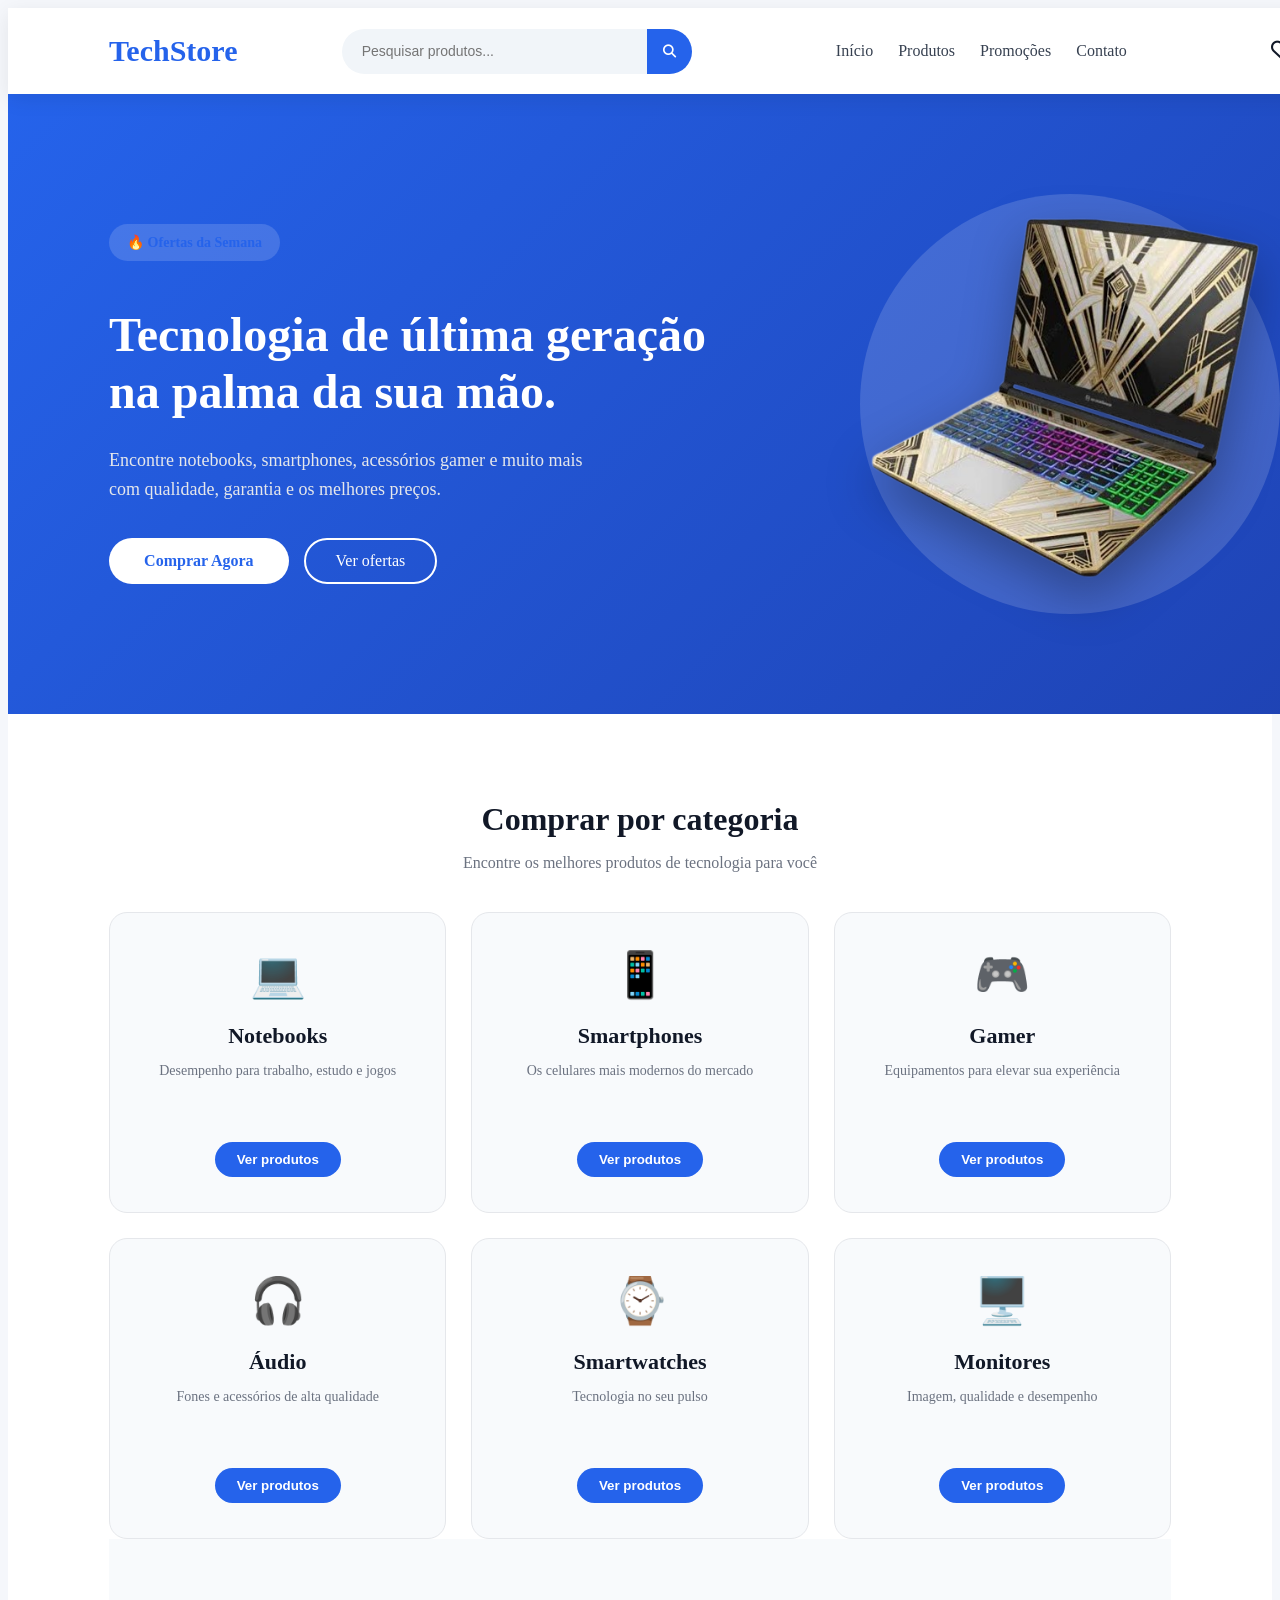
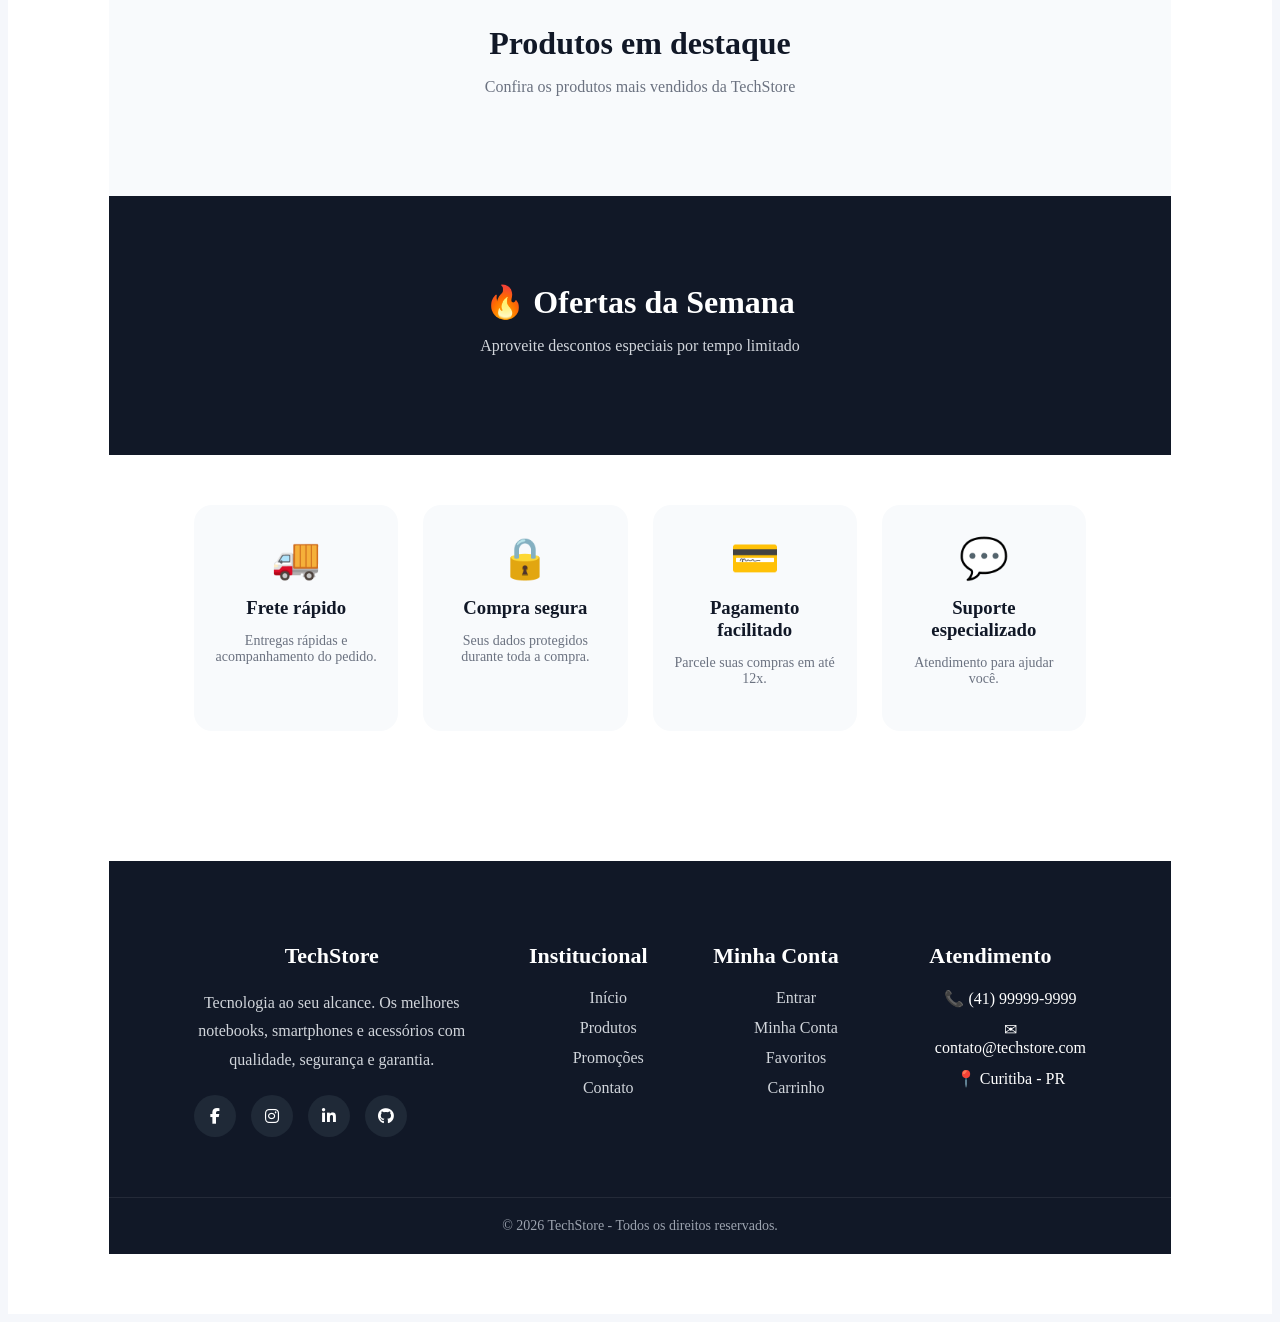
<file: index.html>
<!DOCTYPE html>
<html lang="pt-BR">

<head>
    <meta charset="UTF-8">
    <meta name="viewport" content="width=device-width, initial-scale=1.0">
    <title>TechStore | Tecnologia ao seu alcance</title>

    <link rel="preconnect" href="https://fonts.googleapis.com">

    <link href="https://fonts.googleapis.com/css2?family=Poppins:wght@300;400;500;600;700&display=swap"
        rel="stylesheet">

    <link rel="stylesheet"
        href="https://cdnjs.cloudflare.com/ajax/libs/font-awesome/6.7.2/css/all.min.css">

    <link rel="stylesheet" href="style.css">

</head>

<body>

    <header class="header">

        <div class="logo">
            <a href="index.html">TechStore</a>
        </div>

        <div class="search-box">

            <input type="text" placeholder="Pesquisar produtos...">

            <button>
                <i class="fa-solid fa-magnifying-glass"></i>
            </button>

        </div>

        <nav class="menu">

            <ul>

                <li><a href="index.html">Início</a></li>

                <li><a href="produtos.html">Produtos</a></li>

                <li><a href="promocoes.html">Promoções</a></li>

                <li><a href="contato.html">Contato</a></li>

                <div id="areaUsuario"></div>

            </ul>

        </nav>

        <div class="acoes">

            <a href="favoritos.html" title="Favoritos">
                <i class="fa-regular fa-heart"></i>
            </a>

            <a href="carrinho.html" class="carrinho" title="Carrinho">

                <i class="fa-solid fa-cart-shopping"></i>

                <span id="contadorCarrinho">0</span>

            </a>

            <a href="login.html" title="Login">
                <i class="fa-regular fa-user"></i>
            </a>

        </div>

    </header>

<section class="banner">

    <div class="banner-text">

        <span class="destaque-banner">
            🔥 Ofertas da Semana
        </span>


        <h2>
            Tecnologia de última geração
            na palma da sua mão.
        </h2>


        <p>
            Encontre notebooks, smartphones, acessórios
            gamer e muito mais com qualidade,
            garantia e os melhores preços.
        </p>


        <div class="banner-buttons">

            <a href="produtos.html" class="btn-banner">
                Comprar Agora
            </a>


            <a href="#listaProdutos" class="btn-secundario">
                Ver ofertas
            </a>

        </div>


    </div>



    <div class="hero-image">

        <div class="circulo-banner"></div>

        <img src="img/notebook.png" alt="Notebook">

    </div>


</section>

    <section class="categorias">

    <h2>Comprar por categoria</h2>

    <p class="subtitulo-categoria">
        Encontre os melhores produtos de tecnologia para você
    </p>


    <div class="categorias-container">


        <div class="categoria-card">
            <i>💻</i>
            <h3>Notebooks</h3>
            <p>Desempenho para trabalho, estudo e jogos</p>
            <button>Ver produtos</button>
        </div>



        <div class="categoria-card">
            <i>📱</i>
            <h3>Smartphones</h3>
            <p>Os celulares mais modernos do mercado</p>
            <button>Ver produtos</button>
        </div>



        <div class="categoria-card">
            <i>🎮</i>
            <h3>Gamer</h3>
            <p>Equipamentos para elevar sua experiência</p>
            <button>Ver produtos</button>
        </div>



        <div class="categoria-card">
            <i>🎧</i>
            <h3>Áudio</h3>
            <p>Fones e acessórios de alta qualidade</p>
            <button>Ver produtos</button>
        </div>



        <div class="categoria-card">
            <i>⌚</i>
            <h3>Smartwatches</h3>
            <p>Tecnologia no seu pulso</p>
            <button>Ver produtos</button>
        </div>



        <div class="categoria-card">
            <i>🖥️</i>
            <h3>Monitores</h3>
            <p>Imagem, qualidade e desempenho</p>
            <button>Ver produtos</button>
        </div>


    </div>

    <section class="produtos-destaque">

        <h2>Produtos em destaque</h2>

        <p class="subtitulo-produtos">
            Confira os produtos mais vendidos da TechStore
        </p>


        <div id="listaProdutos" class="produtos-container">

        </div>

    </section>

    <section class="ofertas">

    <h2>🔥 Ofertas da Semana</h2>

    <p class="subtitulo-ofertas">
        Aproveite descontos especiais por tempo limitado
    </p>


    <div class="ofertas-container" id="listaOfertas">

    </div>

    </section>

    <section class="beneficios">

    <div class="beneficios-container">


        <div class="beneficio-card">

            <i>🚚</i>

            <h3>Frete rápido</h3>

            <p>
                Entregas rápidas e acompanhamento do pedido.
            </p>

        </div>



        <div class="beneficio-card">

            <i>🔒</i>

            <h3>Compra segura</h3>

            <p>
                Seus dados protegidos durante toda a compra.
            </p>

        </div>



        <div class="beneficio-card">

            <i>💳</i>

            <h3>Pagamento facilitado</h3>

            <p>
                Parcele suas compras em até 12x.
            </p>

        </div>



        <div class="beneficio-card">

            <i>💬</i>

            <h3>Suporte especializado</h3>

            <p>
                Atendimento para ajudar você.
            </p>

        </div>


    </div>

    </section>

    <!-- FOOTER -->

    <footer>

        <div class="footer-container">

            <div class="footer-col">

                <h3>TechStore</h3>

                <p>
                    Tecnologia ao seu alcance.
                    Os melhores notebooks, smartphones e acessórios
                    com qualidade, segurança e garantia.
                </p>

                <div class="redes">

                    <a href="#"><i class="fab fa-facebook-f"></i></a>

                    <a href="#"><i class="fab fa-instagram"></i></a>

                    <a href="#"><i class="fab fa-linkedin-in"></i></a>

                    <a href="#"><i class="fab fa-github"></i></a>

                </div>

            </div>

            <div class="footer-col">

                <h3>Institucional</h3>

                <ul>

                    <li><a href="index.html">Início</a></li>

                    <li><a href="produtos.html">Produtos</a></li>

                    <li><a href="promocoes.html">Promoções</a></li>

                    <li><a href="contato.html">Contato</a></li>

                </ul>

            </div>

            <div class="footer-col">

                <h3>Minha Conta</h3>

                <ul>

                    <li><a href="login.html">Entrar</a></li>

                    <li><a href="minha-conta.html">Minha Conta</a></li>

                    <li><a href="favoritos.html">Favoritos</a></li>

                    <li><a href="carrinho.html">Carrinho</a></li>

                </ul>

            </div>

            <div class="footer-col">

                <h3>Atendimento</h3>

                <ul>

                    <li>📞 (41) 99999-9999</li>

                    <li>✉ contato@techstore.com</li>

                    <li>📍 Curitiba - PR</li>

                </ul>

            </div>

        </div>

        <div class="footer-bottom">

            © 2026 TechStore - Todos os direitos reservados.

        </div>

    </footer>

    <script src="app.js"></script>
    <script src="usuario.js"></script>
    <script src="contador.js"></script>

</body>

</html>
</file>
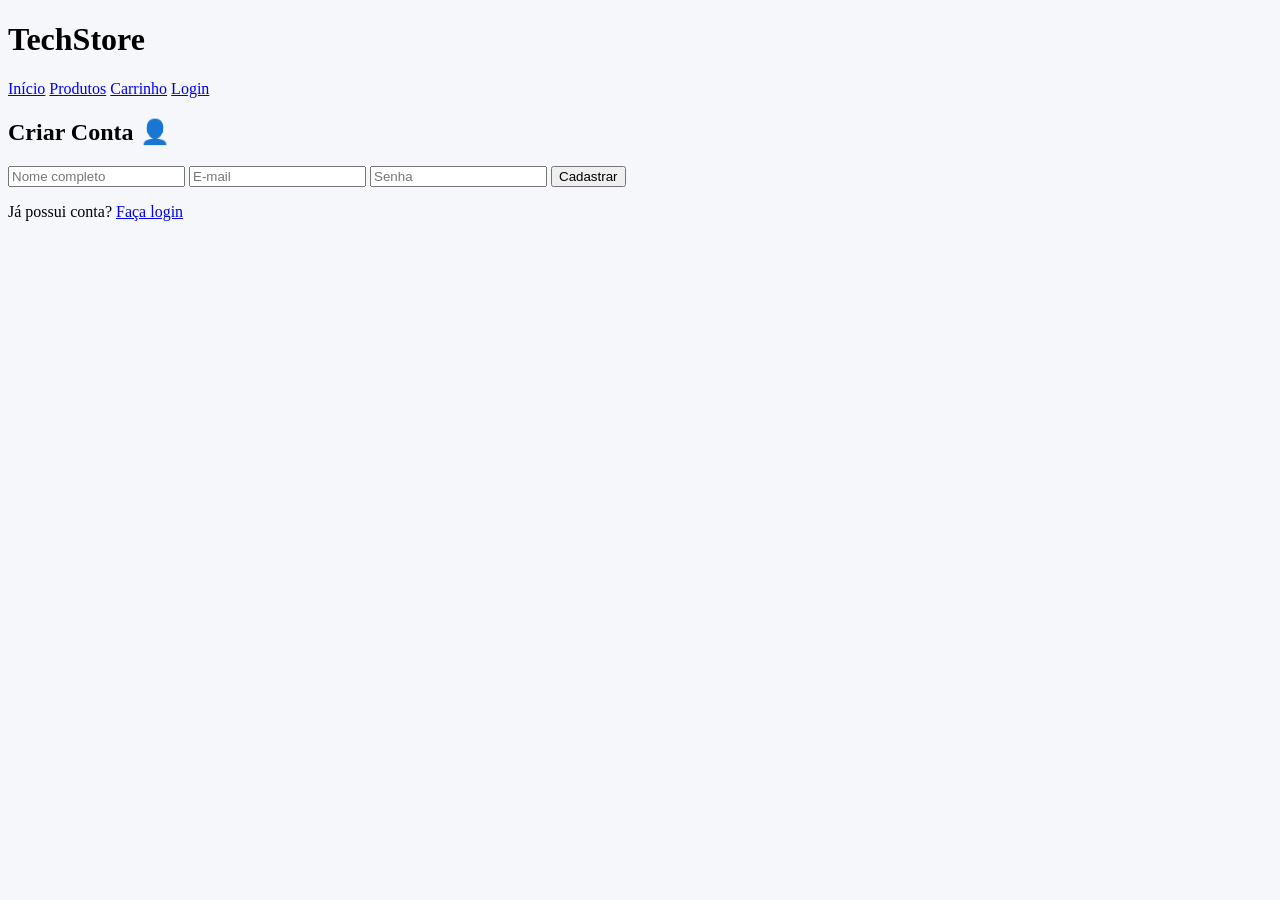
<file: cadastro.html>
<!DOCTYPE html>
<html lang="pt-BR">
<head>
    <meta charset="UTF-8">
    <meta name="viewport" content="width=device-width, initial-scale=1.0">
    <title>Cadastro | TechStore</title>

    <link rel="stylesheet" href="style.css">
</head>

<body>

    <header>

        <h1>TechStore</h1>

        <nav>
            <a href="index.html">Início</a>
            <a href="produtos.html">Produtos</a>
            <a href="carrinho.html">Carrinho</a>
            <a href="login.html">Login</a>
        </nav>
    </header>

    <section class="formulario-pagamento">
        <h2>Criar Conta 👤</h2>

        <form id="formCadastro">


            <input 
            type="text"
            id="nome"
            placeholder="Nome completo"
            required>

            <input 
            type="email"
            id="email"
            placeholder="E-mail"
            required>

            <input 
            type="passaword"
            id="senha"
            placeholder="Senha"
            required>

            <button type="submit">
                Cadastrar
            </button>

        </form>

        <p>
            Já possui conta?
            <a href="login.html">Faça login</a>
        </p>

    </section>


    <script src="cadastro.js"></script>
    
</body>
</html>
</file>
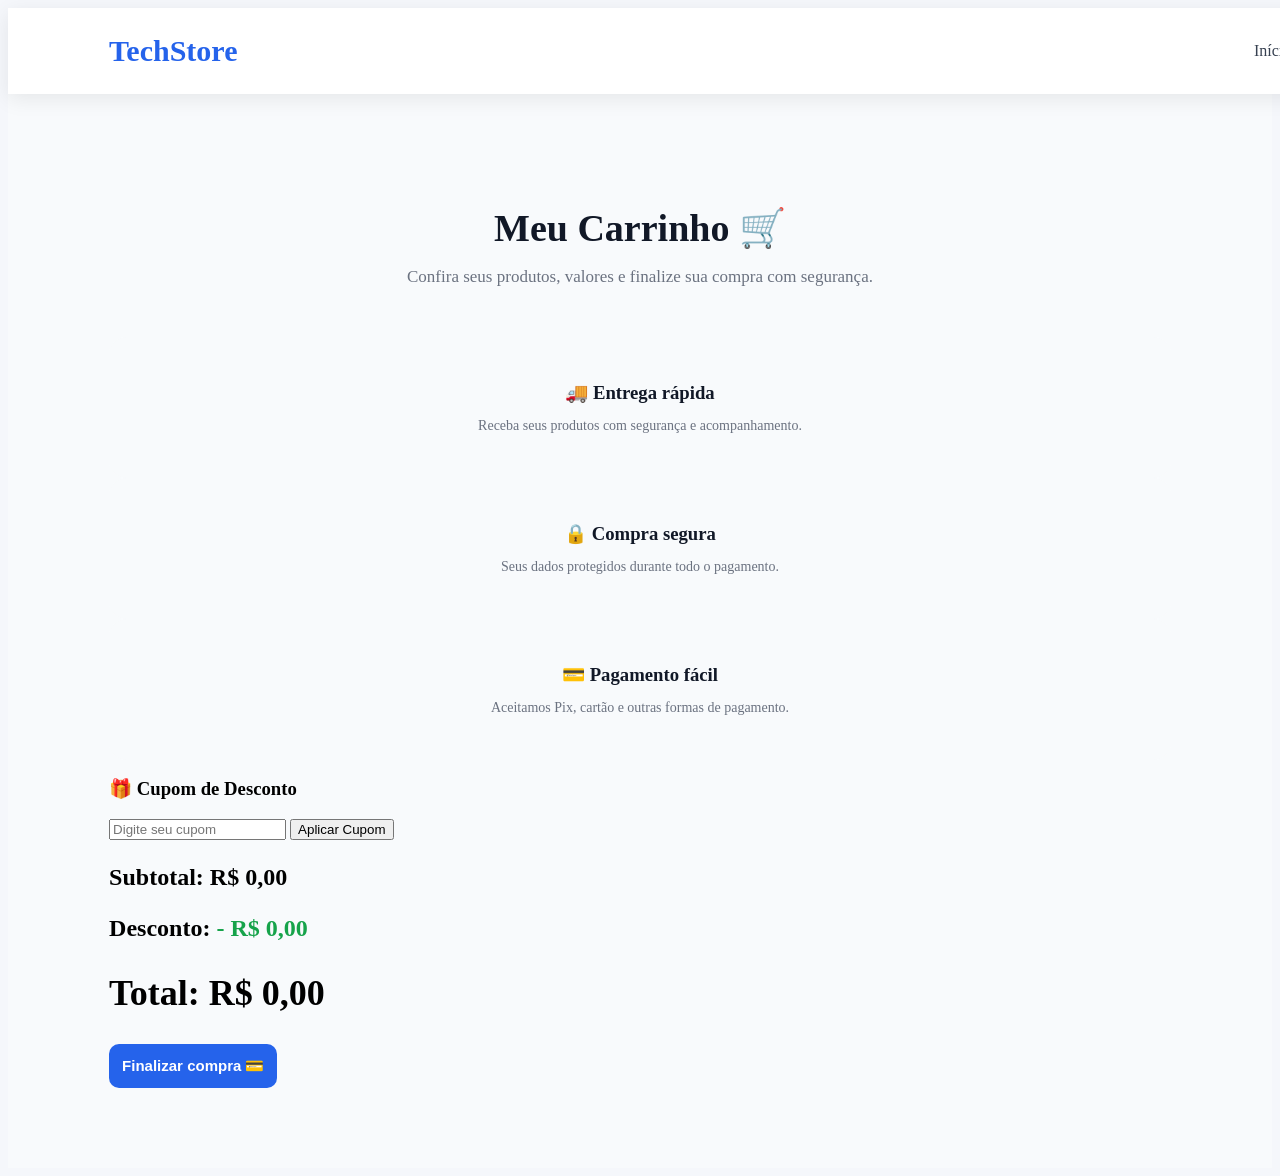
<file: carrinho.html>
<!DOCTYPE html>
<html lang="pt-BR">

<head>

<meta charset="UTF-8">
<meta name="viewport" content="width=device-width, initial-scale=1.0">

<title>Carrinho | TechStore</title>

<link rel="stylesheet" href="style.css">

</head>


<body>


<header class="header">

    <div class="logo">
        <a href="index.html">TechStore</a>
    </div>


    <nav class="menu">

        <ul>

            <li>
                <a href="index.html">
                    Início
                </a>
            </li>


            <li>
                <a href="produtos.html">
                    Produtos
                </a>
            </li>

        </ul>

    </nav>

</header>



<section class="produtos">


    <div class="titulo-secao">

        <h2>Meu Carrinho 🛒</h2>

        <p>
            Confira seus produtos, valores e finalize sua compra com segurança.
        </p>

    </div>



    <div class="beneficios-carrinho">


        <div class="beneficio-card">

            <h3>🚚 Entrega rápida</h3>

            <p>
                Receba seus produtos com segurança e acompanhamento.
            </p>

        </div>



        <div class="beneficio-card">

            <h3>🔒 Compra segura</h3>

            <p>
                Seus dados protegidos durante todo o pagamento.
            </p>

        </div>



        <div class="beneficio-card">

            <h3>💳 Pagamento fácil</h3>

            <p>
                Aceitamos Pix, cartão e outras formas de pagamento.
            </p>

        </div>


    </div>



    <div id="listaCarrinho"></div>

    <div class="cupom">

        <h3>🎁 Cupom de Desconto</h3>

        <input 
            type="text"
            id="cupom"
            placeholder="Digite seu cupom">

        <button onclick="aplicaCupom()">
            Aplicar Cupom
        </button>    

        <p id="mensagemCupom"></p>
        
    </div>

    <div class="resumo-compra">

        <h2 id="totalCompra"></h2>

        <button onclick="finalizarCompra()" class="comprar">

            Finalizar compra 💳

        </button>

    </div>


</section>



<script src="contador.js"></script>
<script src="carrinho.js"></script>
<script src="usuario.js"></script>


</body>

</html>
</file>
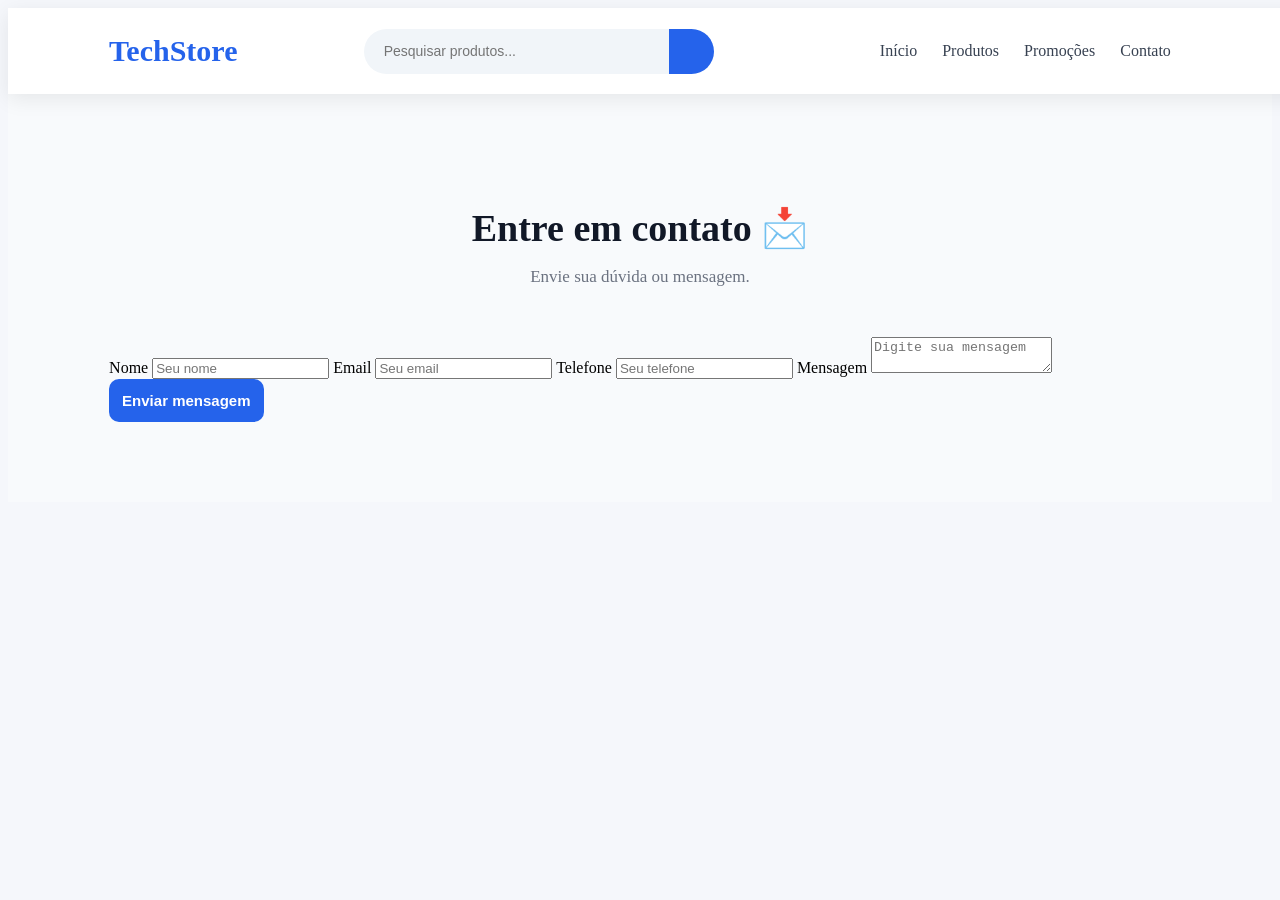
<file: contato.html>
<!DOCTYPE html>
<html lang="pt-BR">

<head>

<meta charset="UTF-8">
<meta name="viewport" content="width=device-width, initial-scale=1.0">

<title>Contato | TechStore</title>

<link rel="stylesheet" href="style.css">

</head>


<body>


<header class="header">

        <div class="logo">
            <a href="index.html">TechStore</a>
        </div>

        <div class="search-box">

            <input type="text" placeholder="Pesquisar produtos...">

            <button>
                <i class="fa-solid fa-magnifying-glass"></i>
            </button>

        </div>

        <nav class="menu">

            <ul>

                <li><a href="index.html">Início</a></li>

                <li><a href="produtos.html">Produtos</a></li>

                <li><a href="promocoes.html">Promoções</a></li>

                <li><a href="contato.html">Contato</a></li>

                <div id="areaUsuario"></div>

            </ul>

        </nav>

        <div class="acoes">

            <a href="favoritos.html" title="Favoritos">
                <i class="fa-regular fa-heart"></i>
            </a>

            <a href="carrinho.html" class="carrinho" title="Carrinho">

                <i class="fa-solid fa-cart-shopping"></i>

                <span id="contadorCarrinho">0</span>

            </a>

            <a href="login.html" title="Login">
                <i class="fa-regular fa-user"></i>
            </a>

        </div>

    </header>



<section class="produtos">


<div class="titulo-secao">

<h2>
Entre em contato 📩
</h2>


<p>
Envie sua dúvida ou mensagem.
</p>

</div>




<div class="formulario-pagamento">


<label>
Nome
</label>

<input 
type="text"
id="nome"
placeholder="Seu nome">



<label>
Email
</label>

<input 
type="email"
id="email"
placeholder="Seu email">



<label>
Telefone
</label>

<input 
type="tel"
id="telefone"
placeholder="Seu telefone">



<label>
Mensagem
</label>


<textarea 
id="mensagem"
placeholder="Digite sua mensagem">
</textarea>



<button 
class="comprar"
onclick="enviarMensagem()">

Enviar mensagem

</button>



</div>


</section>




<script src="contato.js"></script>


</body>

</html>
</file>
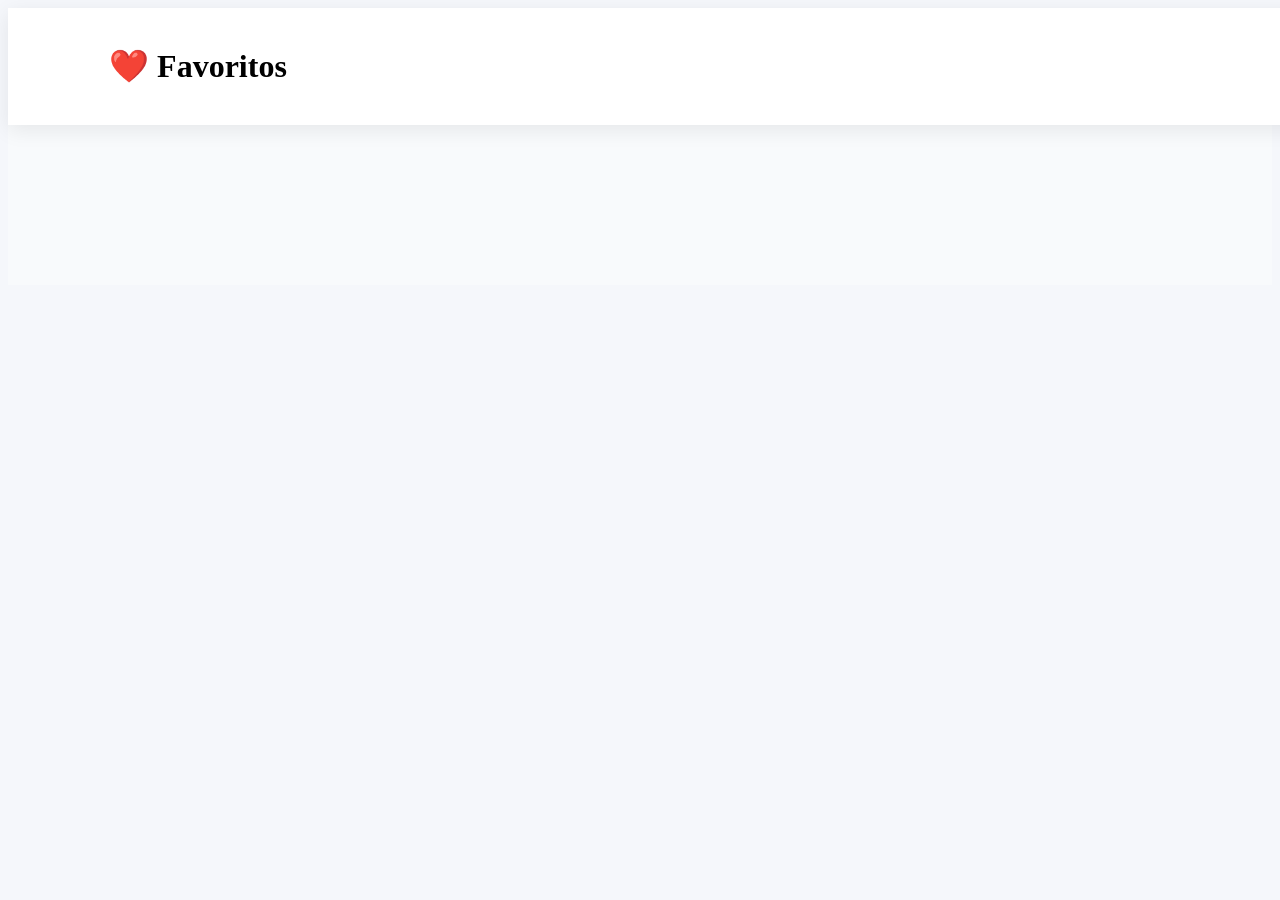
<file: favoritos.html>
<!DOCTYPE html>
<html lang="pt-BR">

<head>

<meta charset="UTF-8">

<title>Favoritos | TechStore</title>

<link rel="stylesheet" href="style.css">

</head>


<body>


<header class="header">

<h1>
❤️ Favoritos
</h1>


</header>



<section class="produtos">

<div id="listaFavoritos"></div>

</section>



<script src="favoritos.js"></script>
<script src="usuario.js"></script>

</body>

</html>
</file>
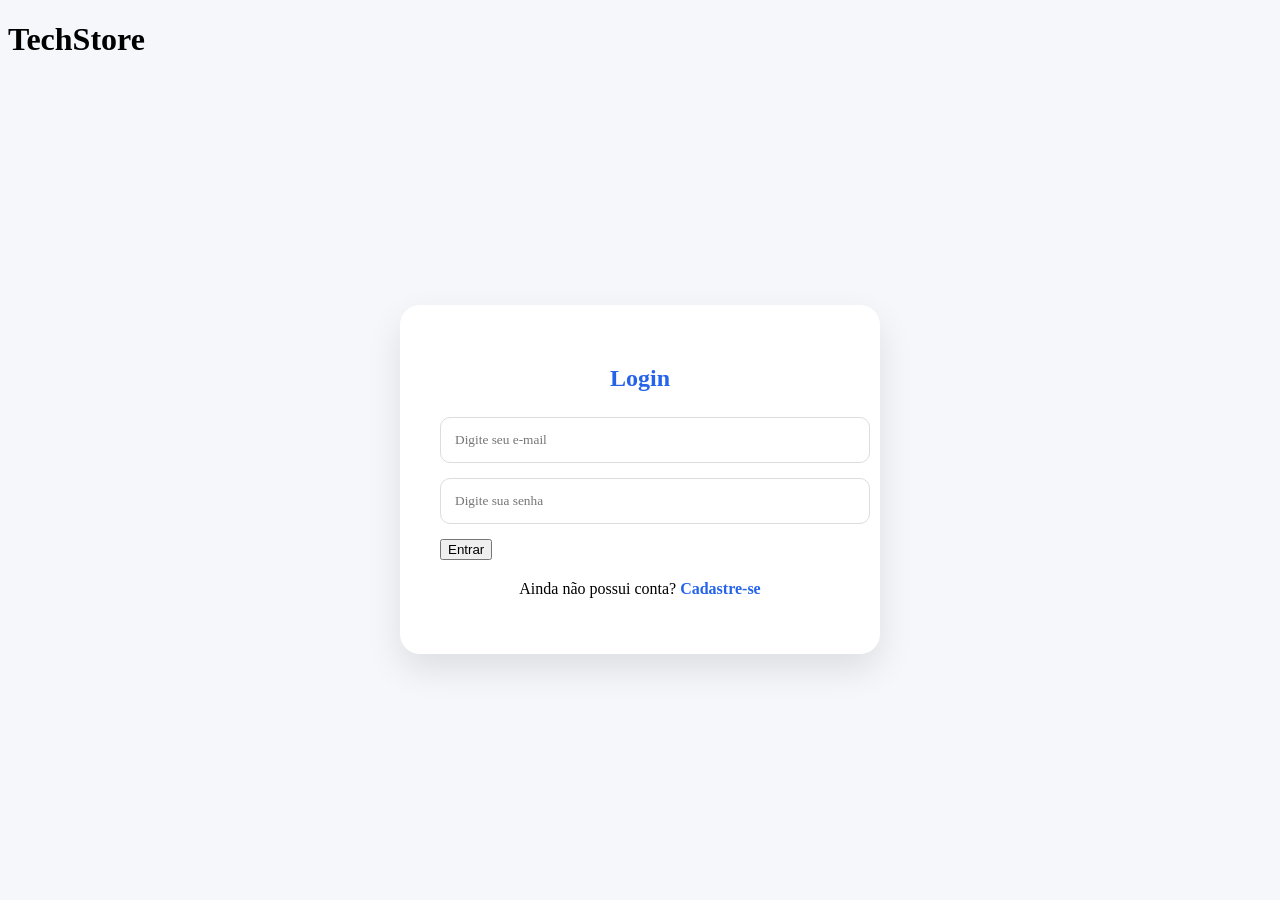
<file: login.html>
<!DOCTYPE html>
<html lang="pt-BR">
<head>
    <meta charset="UTF-8">
    <meta name="viewport" content="width=device-width, initial-scale=1.0">
    <title>Login | TechStore</title>

    <link rel="stylesheet" href="style.css">
</head>

<body>
    
    <header>
        <h1>TechStore</h1>
    </header>

    <section class="login-container">
        <div class="login-box">

            <h2>Login</h2>

            <input type="email" id="email" placeholder="Digite seu e-mail">

            <input type="password" id="senha" placeholder="Digite sua senha">

            <button onclick="login()">Entrar</button>

            <p>
                Ainda não possui conta?
                <a href="cadastro.html">Cadastre-se</a>
            </p>
        
        </div>

    </section>

    <script src="login.js"></script>

</body>

</html>
</file>
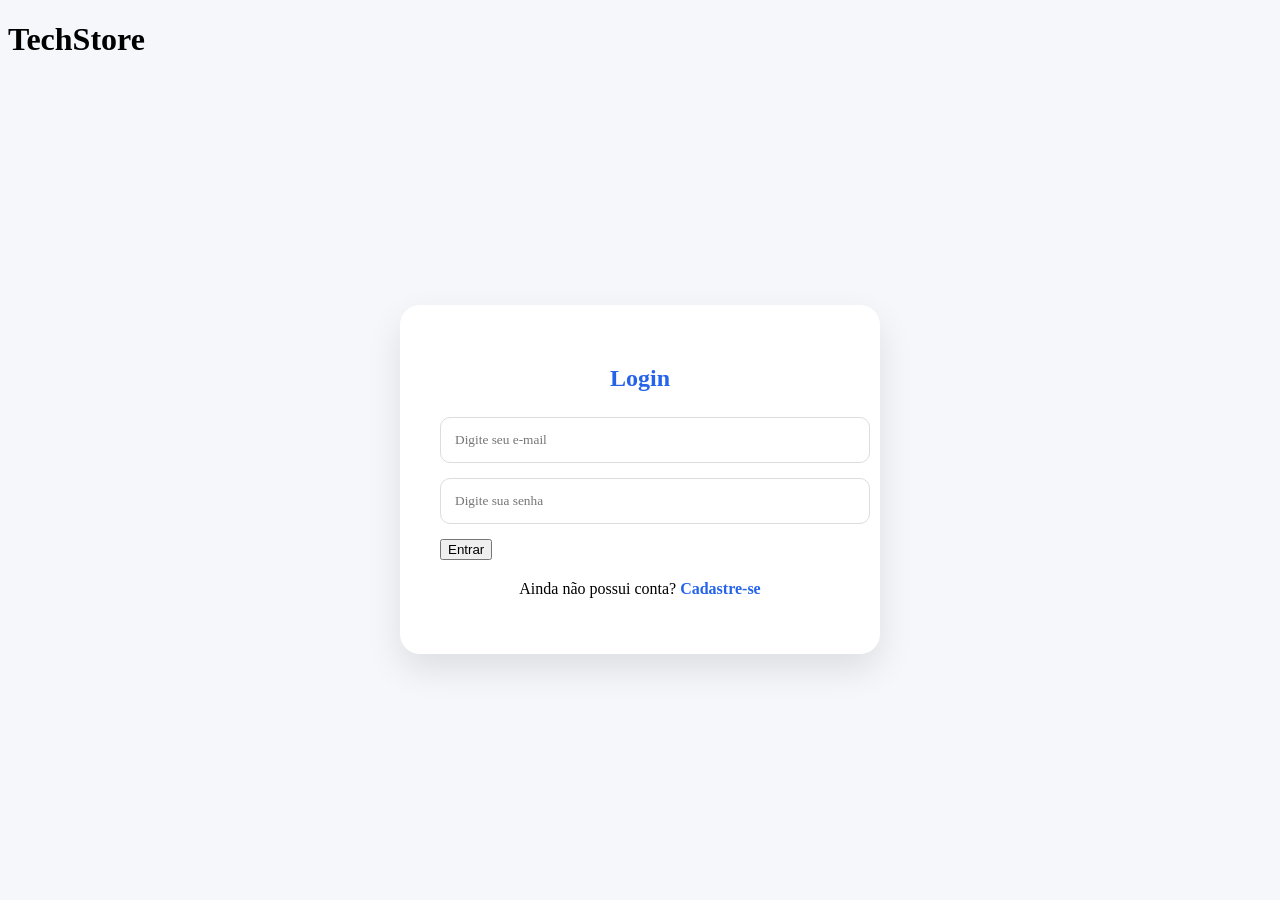
<file: minha-conta.html>
<!DOCTYPE html>
<html lang="pt-BR">

<head>
    <meta charset="UTF-8">
    <meta name="viewport" content="width=device-width, initial-scale=1.0">

    <title>Minha Conta | TechStore</title>

    <link rel="stylesheet" href="style.css">
</head>

<body>

<header>

    <h1>TechStore</h1>

</header>

<div class="conta-container">

<div class="conta-card">

<h1>
👤 Minha Conta
</h1>

<div class="usuario-info">

<<div class="usuario-box">

<strong>Nome</strong>

<br>

<span id="nomeUsuario">
Carregando...
</span>

</div>

<div class="usuario-box">

<strong>E-mail</strong>

<br>

<span id="emailUsuario">
Carregando...
</span>

</div>

<h2>📦 Histórico de Pedidos</h2>

<div class="pedido-card">

<h3>Pedido #178586700782</h3>

<p><b>Data:</b> 04/08/2026</p>

<p><b>Pagamento:</b> Boleto</p>

<ul>
<li>iPhone 17 (1x)</li>
</ul>

<p class="valor-total">
Total: R$ 6.999,90
</p>

</div>

<div class="pedido-card">

<h3>Pedido #1785864418350</h3>

<p><b>Data:</b> 04/08/2026</p>

<p><b>Pagamento:</b> Pix</p>

<ul>
<li>Headset Gamer (1x)</li>
<li>iPhone 17 (1x)</li>
</ul>

<p class="valor-total">
Total: R$ 7.399,80
</p>

</div>

<button class="btn-sair" onclick="sair()">
Sair da conta
</button>

</div>

</div>

<script src="conta.js"></script>

</body>

</html>
</file>
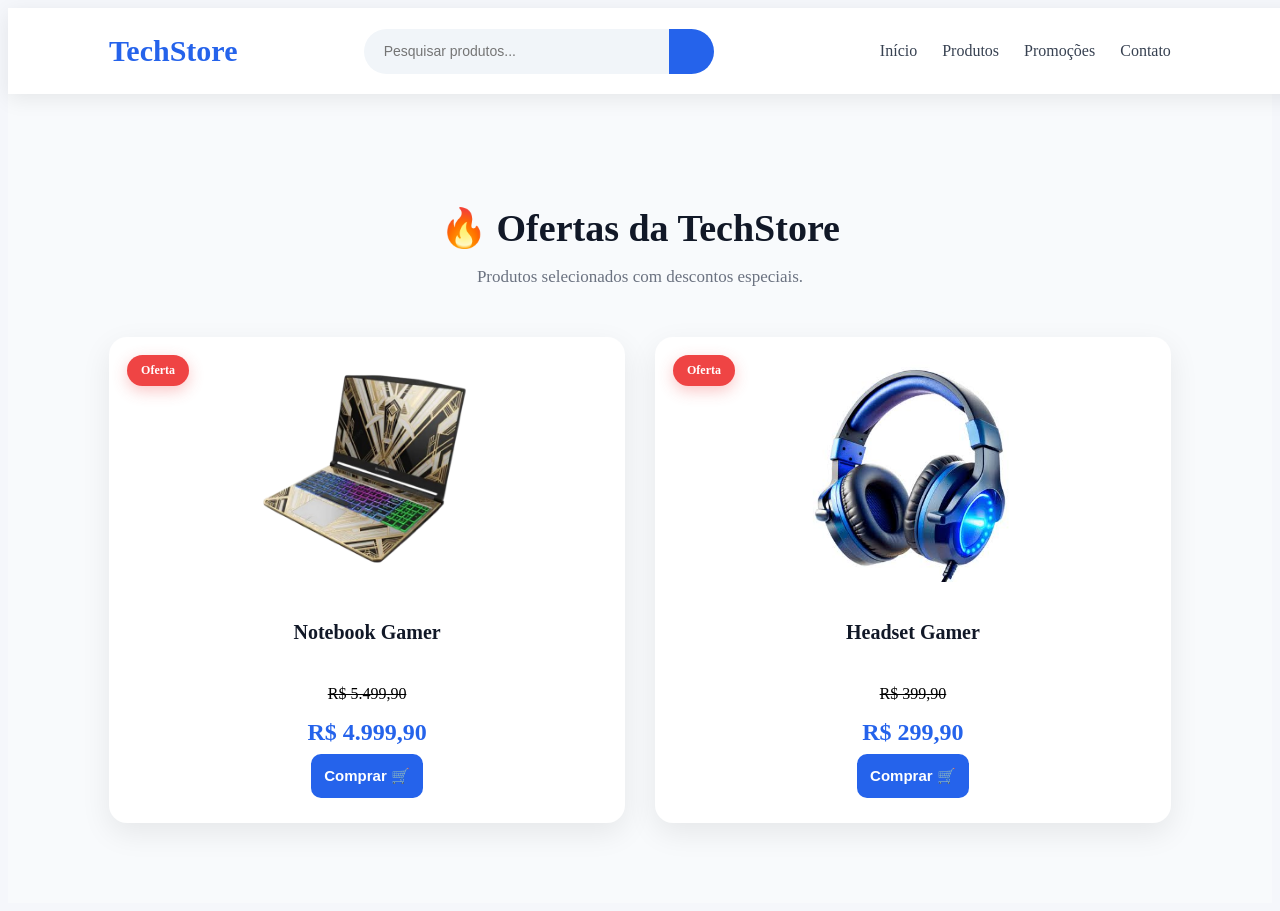
<file: promocoes.html>
<!DOCTYPE html>
<html lang="pt-BR">

<head>

<meta charset="UTF-8">
<meta name="viewport" content="width=device-width, initial-scale=1.0">

<title>Promoções | TechStore</title>

<link rel="stylesheet" href="style.css">

</head>


<body>


<header class="header">

        <div class="logo">
            <a href="index.html">TechStore</a>
        </div>

        <div class="search-box">

            <input type="text" placeholder="Pesquisar produtos...">

            <button>
                <i class="fa-solid fa-magnifying-glass"></i>
            </button>

        </div>

        <nav class="menu">

            <ul>

                <li><a href="index.html">Início</a></li>

                <li><a href="produtos.html">Produtos</a></li>

                <li><a href="promocoes.html">Promoções</a></li>

                <li><a href="contato.html">Contato</a></li>

                <div id="areaUsuario"></div>

            </ul>

        </nav>

        <div class="acoes">

            <a href="favoritos.html" title="Favoritos">
                <i class="fa-regular fa-heart"></i>
            </a>

            <a href="carrinho.html" class="carrinho" title="Carrinho">

                <i class="fa-solid fa-cart-shopping"></i>

                <span id="contadorCarrinho">0</span>

            </a>

            <a href="login.html" title="Login">
                <i class="fa-regular fa-user"></i>
            </a>

        </div>

    </header>



<section class="produtos">


<div class="titulo-secao">

<h2>
🔥 Ofertas da TechStore
</h2>

<p>
Produtos selecionados com descontos especiais.
</p>


</div>



<div 
class="lista-produtos"
id="listaPromocoes">

</div>


</section>



<script src="promocoes.js"></script>


</body>

</html>
</file>
<file: style.css>
/* ===========================
   HEADER MODERNO
=========================== */


.header{

    width:100%;

    display:flex;

    align-items:center;

    justify-content:space-between;

    padding:18px 8%;

    background:white;

    box-shadow:0 5px 20px rgba(0,0,0,0.08);

    position:sticky;

    top:0;

    z-index:1000;

}



.logo a{

    font-size:30px;

    font-weight:700;

    color:#2563eb;

    text-decoration:none;

}



.search-box{

    display:flex;

    align-items:center;

    width:350px;

    background:#f1f5f9;

    border-radius:30px;

    overflow:hidden;

}



.search-box input{

    flex:1;

    border:none;

    background:transparent;

    padding:13px 20px;

    outline:none;

    font-size:14px;

}



.search-box button{

    border:none;

    background:#2563eb;

    color:white;

    width:45px;

    height:45px;

    cursor:pointer;

}



.menu ul{

    display:flex;

    align-items:center;

    gap:25px;

    list-style:none;

}



.menu a{

    color:#374151;

    text-decoration:none;

    font-weight:500;

    transition:.3s;

}



.menu a:hover{

    color:#2563eb;

}



.acoes{

    display:flex;

    gap:18px;

}



.acoes a{

    position:relative;

    color:#111827;

    font-size:22px;

}



.acoes a:hover{

    color:#2563eb;

}



#contadorCarrinho{

    position:absolute;

    top:-10px;

    right:-12px;

    background:#ef4444;

    color:white;

    font-size:11px;

    width:20px;

    height:20px;

    border-radius:50%;

    display:flex;

    align-items:center;

    justify-content:center;

}

/* ÁREA DO USUÁRIO */

#areaUsuario{

    display:flex;
    align-items:center;
    gap:12px;

    margin-left:15px;

}

#areaUsuario span{

    color:#fff;
    font-weight:600;

}

#areaUsuario button{

    background:#fff;
    color:#2563EB;

    border:none;

    padding:8px 16px;

    border-radius:30px;

    cursor:pointer;

    font-weight:600;

    transition:.3s;

}

#areaUsuario button:hover{

    background:#e5e7eb;

}

/* ===========================
   BANNER
=========================== */

.banner{

    width:100%;
    min-height:550px;

    padding:60px 8%;

    display:flex;
    justify-content:space-between;
    align-items:center;
    gap:50px;

    background:linear-gradient(135deg,#2563EB 0%,#1D4ED8 45%,#111827 100%);

    color:#fff;

    overflow:hidden;

}

.banner-text{

    flex:1;
    max-width:620px;

}

.banner span{

    display:inline-block;

    background:rgba(255,255,255,.15);

    padding:10px 18px;

    border-radius:30px;

    font-size:14px;
    font-weight:600;

    margin-bottom:20px;

}

.banner h2{

    font-size:58px;

    line-height:1.2;

    margin-bottom:20px;

}

.banner p{

    font-size:18px;

    line-height:1.8;

    color:#E5E7EB;

    margin-bottom:35px;

}

.btn-banner{

    display:inline-flex;
    align-items:center;
    justify-content:center;

    padding:16px 34px;

    background:#22C55E;

    color:#fff;

    border-radius:50px;

    text-decoration:none;

    font-weight:600;

    transition:.3s;

}

.btn-banner:hover{

    transform:translateY(-4px);

    box-shadow:0 10px 25px rgba(34,197,94,.35);

}

/* IMAGEM */

.hero-image{

    flex:1;

    display:flex;
    justify-content:center;
    align-items:center;

}

.hero-image img{

    width:100%;
    max-width:500px;

    animation:flutuar 4s ease-in-out infinite;

    filter:drop-shadow(0 20px 40px rgba(0,0,0,.35));

}

/* ANIMAÇÃO */

@keyframes flutuar{

    0%{

        transform:translateY(0);

    }

    50%{

        transform:translateY(-15px);

    }

    100%{

        transform:translateY(0);

    }

}

/* ===========================
   PRODUTOS
=========================== */

.produtos{
    padding:80px 8%;
    background:#f8fafc;
}

.titulo-secao{
    text-align:center;
    margin-bottom:50px;
}

.titulo-secao h2{
    font-size:38px;
    color:#111827;
    margin-bottom:10px;
}

.titulo-secao p{
    color:#6b7280;
    font-size:17px;
}

.lista-produtos{
    display:grid;
    grid-template-columns:repeat(auto-fit,minmax(260px,1fr));
    gap:30px;
}


/* CARD */

.card{

    position:relative;

    background:#fff;

    border-radius:18px;

    overflow:hidden;

    padding:25px;

    text-align:center;

    box-shadow:0 10px 30px rgba(0,0,0,.08);

    transition:.35s;

}

.card:hover{

    transform:translateY(-10px);

    box-shadow:0 18px 40px rgba(0,0,0,.15);

}

/* IMAGEM */

.card img{

    width:100%;
    height:220px;

    object-fit:contain;

    margin-bottom:15px;

    transition:.35s;

}

.card:hover img{

    transform:scale(1.08);

}

/* TÍTULO */

.card h3{

    font-size:20px;

    color:#111827;

    margin-bottom:10px;

    min-height:48px;

}

/* AVALIAÇÃO */

.avaliacao{

    color:#f59e0b;

    font-size:15px;

    margin-bottom:15px;

}

/* PREÇOS */

.preco-antigo{

    color:#9ca3af;

    text-decoration:line-through;

    font-size:15px;

}

.preco{

    display:block;

    font-size:28px;

    font-weight:700;

    color:#2563EB;

    margin:8px 0;

}

/* PARCELAMENTO */

.parcelamento{

    color:#6b7280;

    font-size:14px;

    margin-bottom:18px;

}

/* BOTÕES */

.acoes-card{

    display:flex;

    gap:10px;

}

.comprar{

    flex:1;

    padding:13px;

    border:none;

    border-radius:10px;

    background:#2563EB;

    color:#fff;

    font-size:15px;

    font-weight:600;

    cursor:pointer;

    transition:.3s;

}

.comprar:hover{

    background:#1D4ED8;

}

.favorito{

    width:50px;

    border:none;

    border-radius:10px;

    background:#f3f4f6;

    cursor:pointer;

    font-size:20px;

    transition:.3s;

}

.favorito:hover{

    background:#fee2e2;

    color:#ef4444;

}

/* BADGE */

.badge{

    position:absolute;

    top:18px;
    left:18px;

    background:#ef4444;

    color:#fff;

    padding:8px 14px;

    border-radius:30px;

    font-size:12px;

    font-weight:600;

    box-shadow:0 5px 15px rgba(239,68,68,.3);

}

/* ===========================
   RESPONSIVIDADE
=========================== */

/* Notebook */

@media (max-width:1200px){

.header{
    padding:18px 5%;
}

.banner{
    padding:60px 5%;
}

.lista-produtos{
    grid-template-columns:repeat(3,1fr);
}

.cards-categorias{
    flex-wrap:wrap;
}

}

/* Tablet */

@media (max-width:992px){

.header{
    flex-wrap:wrap;
    justify-content:center;
    gap:20px;
}

.logo{
    width:100%;
    text-align:center;
}

.search-box{
    order:3;
    width:100%;
    max-width:100%;
    margin:0;
}

.menu{
    width:100%;
}

.menu ul{
    justify-content:center;
    flex-wrap:wrap;
}

.acoes{
    margin:0;
}

.banner{
    flex-direction:column;
    text-align:center;
    min-height:auto;
}

.banner-text{
    max-width:100%;
}

.hero-image{
    margin-top:30px;
}

.hero-image img{
    max-width:380px;
}

.lista-produtos{
    grid-template-columns:repeat(2,1fr);
}

.contato-container,
.checkout-container,
.beneficios-carrinho{
    width:95%;
    flex-direction:column;
}

.formulario-pagamento,
.resumo-pedido{
    width:100% !important;
}

}

/* Celular */

@media (max-width:768px){

.header{
    padding:15px;
}

.logo a{
    font-size:28px;
}

.menu ul{
    gap:15px;
}

.menu a{
    font-size:14px;
}

.acoes{
    gap:18px;
}

.banner{
    padding:40px 20px;
}

.banner h2{
    font-size:38px;
}

.banner p{
    font-size:16px;
}

.hero-image img{
    max-width:300px;
}

.cards-categorias{
    flex-direction:column;
}

.categoria{
    width:100%;
}

.lista-produtos{
    grid-template-columns:1fr;
}

.card{
    max-width:400px;
    margin:auto;
}

.minha-conta{
    width:95%;
    padding:25px;
}

.dados-usuario{
    grid-template-columns:1fr;
}

.login-box{
    width:100%;
}

.formulario-pagamento{
    width:100%;
}

}

/* Celulares pequenos */

@media (max-width:480px){

.banner h2{
    font-size:30px;
}

.btn-banner{
    width:100%;
}

.search-box input{
    font-size:14px;
}

.card{
    padding:18px;
}

.card img{
    height:180px;
}

.preco{
    font-size:24px;
}

}

/* ===========================
   FOOTER
=========================== */

footer{

    background:#111827;
    color:#fff;

    margin-top:80px;

}

.footer-container{

    max-width:1300px;
    margin:auto;

    display:grid;
    grid-template-columns:2fr 1fr 1fr 1fr;

    gap:50px;

    padding:60px 8%;

}

.footer-col h3{

    margin-bottom:20px;
    font-size:22px;

}

.footer-col p{

    color:#d1d5db;
    line-height:1.8;

}

.footer-col ul{

    list-style:none;

}

.footer-col ul li{

    margin-bottom:12px;

}

.footer-col ul li a{

    color:#d1d5db;

    text-decoration:none;

    transition:.3s;

}

.footer-col ul li a:hover{

    color:#fff;

    padding-left:5px;

}

/* Redes sociais */

.redes{

    display:flex;
    gap:15px;

    margin-top:20px;

}

.redes a{

    width:42px;
    height:42px;

    background:#1f2937;

    border-radius:50%;

    display:flex;
    justify-content:center;
    align-items:center;

    color:#fff;

    text-decoration:none;

    transition:.3s;

}

.redes a:hover{

    background:#2563EB;

    transform:translateY(-5px);

}

/* Copyright */

.footer-bottom{

    border-top:1px solid rgba(255,255,255,.08);

    text-align:center;

    padding:20px;

    color:#9ca3af;

    font-size:14px;

}
/* ===========================
   LOGIN + MINHA CONTA
=========================== */


/* Fundo das páginas */

body{
    background:#f5f7fb;
}


/* ===========================
   LOGIN
=========================== */


.login-container{

    min-height:80vh;

    display:flex;

    justify-content:center;

    align-items:center;

}



.login-card{

    background:white;

    width:380px;

    padding:35px;

    border-radius:18px;

    box-shadow:0 10px 30px rgba(0,0,0,0.1);

    text-align:center;

}



.login-card h1{

    color:#2563eb;

    margin-bottom:25px;

}



.login-card input{

    width:100%;

    padding:14px;

    margin-bottom:15px;

    border:1px solid #ddd;

    border-radius:10px;

    font-size:15px;

    outline:none;

}



.login-card input:focus{

    border-color:#2563eb;

}



.btn-login{

    width:100%;

    padding:14px;

    border:none;

    border-radius:10px;

    background:#2563eb;

    color:white;

    font-size:16px;

    cursor:pointer;

    transition:.3s;

}



.btn-login:hover{

    background:#1d4ed8;

}



.login-card a{

    color:#2563eb;

    text-decoration:none;

}



.login-card p{

    margin-top:20px;

}



/* ===========================
   MINHA CONTA
=========================== */


.conta-container{

    padding:60px 8%;

}



.conta-header{

    background:linear-gradient(
        135deg,
        #2563eb,
        #1e40af
    );

    color:white;

    padding:40px;

    border-radius:20px;

    margin-bottom:30px;

}



.conta-header h1{

    font-size:32px;

}



.conta-grid{

    display:grid;

    grid-template-columns:repeat(3,1fr);

    gap:25px;

}



.conta-card{

    background:white;

    padding:30px;

    border-radius:18px;

    box-shadow:0 10px 25px rgba(0,0,0,.08);

    text-align:center;

}



.conta-card i{

    font-size:35px;

    color:#2563eb;

}



.conta-card h3{

    margin:15px 0;

}



.conta-card a{

    color:#2563eb;

    text-decoration:none;

}



@media(max-width:900px){

    .conta-grid{

        grid-template-columns:1fr;

    }

}



/* ===========================
   PEDIDOS
=========================== */


.conta-card h2{

    margin-bottom:20px;

}



.pedido-card{

    background:#f8fafc;

    border-left:5px solid #2563eb;

    padding:20px;

    border-radius:12px;

    margin-bottom:20px;

}



.pedido-card h3{

    color:#1e293b;

}



.pedido-card ul{

    margin:10px 0;

}



.valor-total{

    font-size:18px;

    font-weight:bold;

    color:#16a34a;

}



/* ===========================
   BOTÃO SAIR
=========================== */


.btn-sair{

    width:100%;

    margin-top:25px;

    padding:14px;

    border:none;

    border-radius:10px;

    background:#ef4444;

    color:white;

    font-size:16px;

    cursor:pointer;

}



.btn-sair:hover{

    background:#dc2626;

}



/* ===========================
   RESPONSIVO
=========================== */


@media(max-width:700px){


.usuario-info{

    flex-direction:column;

}


.conta-card{

    width:100%;

}



.login-card{

    width:90%;

}


}
/* ===========================
   LOGIN
=========================== */

.login-container{

    min-height:80vh;

    display:flex;

    justify-content:center;

    align-items:center;

    padding:40px;

}



.login-box{

    width:400px;

    background:white;

    padding:40px;

    border-radius:20px;

    box-shadow:0 15px 35px rgba(0,0,0,.1);

}



.login-box h2{

    text-align:center;

    color:#2563eb;

    margin-bottom:25px;

}



.login-box input{

    width:100%;

    padding:14px;

    margin-bottom:15px;

    border-radius:10px;

    border:1px solid #ddd;

    outline:none;

    font-family:Poppins;

}



.login-box input:focus{

    border-color:#2563eb;

}



.btn-login{

    width:100%;

    padding:14px;

    background:#2563eb;

    color:white;

    border:none;

    border-radius:30px;

    cursor:pointer;

    font-weight:600;

}



.btn-login:hover{

    background:#1d4ed8;

}



.login-box p{

    text-align:center;

    margin-top:20px;

}



.login-box a{

    color:#2563eb;

    text-decoration:none;

    font-weight:600;

}

/* ===========================
   CATEGORIAS
=========================== */

.categorias {
    padding: 60px 8%;
    text-align: center;
    background: #ffffff;
}


.categorias h2 {
    font-size: 32px;
    color: #111827;
    margin-bottom: 10px;
}


.subtitulo-categoria {
    color: #6b7280;
    margin-bottom: 40px;
}


.categorias-container {

    display: grid;
    grid-template-columns: repeat(3, 1fr);
    gap: 25px;

}



.categoria-card {

    background: #f8fafc;
    padding: 35px 25px;

    border-radius: 18px;

    transition: 0.3s;

    border: 1px solid #e5e7eb;

}



.categoria-card:hover {

    transform: translateY(-8px);

    box-shadow: 0 15px 30px rgba(0,0,0,0.12);

}



.categoria-card i {

    font-size: 45px;
    font-style: normal;

    display: block;

    margin-bottom: 20px;

}



.categoria-card h3 {

    font-size: 22px;
    margin-bottom: 12px;

    color: #111827;

}



.categoria-card p {

    color: #6b7280;

    font-size: 14px;

    min-height: 45px;

}



.categoria-card button {

    margin-top: 20px;

    background: #2563eb;

    color: white;

    border: none;

    padding: 10px 22px;

    border-radius: 25px;

    cursor: pointer;

    font-weight: 600;

    transition: 0.3s;

}



.categoria-card button:hover {

    background: #1d4ed8;

}



/* RESPONSIVO */

@media(max-width:900px){

    .categorias-container{

        grid-template-columns: repeat(2,1fr);

    }

}



@media(max-width:600px){

    .categorias-container{

        grid-template-columns:1fr;

    }

}

/* ===========================
   PRODUTOS DESTAQUE
=========================== */


.produtos-destaque{

    padding:60px 8%;
    background:#f8fafc;
    text-align:center;

}


.subtitulo-produtos{

    color:#6b7280;
    margin-bottom:40px;

}



.produtos-container{

    display:grid;
    grid-template-columns:repeat(4,1fr);
    gap:25px;

}



.produto-card{

    background:white;

    border-radius:20px;

    padding:20px;

    position:relative;

    transition:.3s;

    border:1px solid #e5e7eb;

}


.produto-card:hover{

    transform:translateY(-8px);

    box-shadow:0 15px 30px rgba(0,0,0,.12);

}



.produto-imagem img{

    width:100%;
    height:200px;
    object-fit:contain;

}



.oferta{

    background:#ef4444;

    color:white;

    padding:5px 12px;

    border-radius:20px;

    font-size:12px;

}



.estrelas{

    margin:15px 0;

}



.produto-card h3{

    font-size:18px;

}



.preco{

    font-size:24px;

    font-weight:bold;

    color:#2563eb;

}



.parcelamento{

    font-size:14px;

    color:#6b7280;

}



.produto-card button{

    margin-top:15px;

    width:100%;

    padding:12px;

    border:none;

    border-radius:10px;

    background:#2563eb;

    color:white;

    cursor:pointer;

}


.produto-card button:hover{

    background:#1d4ed8;

}



@media(max-width:1000px){

    .produtos-container{

        grid-template-columns:repeat(2,1fr);

    }

}


@media(max-width:600px){

    .produtos-container{

        grid-template-columns:1fr;

    }

}

/* ===========================
   OFERTAS DA SEMANA
=========================== */


.ofertas{

    padding:60px 8%;
    background:#111827;
    text-align:center;

}



.ofertas h2{

    color:white;
    font-size:32px;

}



.subtitulo-ofertas{

    color:#d1d5db;
    margin-bottom:40px;

}



.ofertas-container{

    display:grid;
    grid-template-columns:repeat(3,1fr);
    gap:25px;

}



.oferta-card{

    background:white;
    border-radius:20px;
    padding:25px;
    position:relative;

}



.desconto{

    position:absolute;
    top:15px;
    left:15px;

    background:#ef4444;
    color:white;

    padding:8px 15px;

    border-radius:20px;

    font-weight:bold;

}



.oferta-card img{

    width:100%;
    height:220px;

    object-fit:contain;

}



.preco-antigo{

    text-decoration:line-through;
    color:#6b7280;

}



.preco-oferta{

    font-size:26px;
    font-weight:bold;
    color:#2563eb;

}



.oferta-card button{

    width:100%;

    padding:12px;

    border:none;

    background:#2563eb;

    color:white;

    border-radius:10px;

    cursor:pointer;

}


@media(max-width:800px){

    .ofertas-container{

        grid-template-columns:1fr;

    }

}

/* ===========================
   BENEFÍCIOS
=========================== */


.beneficios{

    padding:50px 8%;
    background:white;

}



.beneficios-container{

    display:grid;
    grid-template-columns:repeat(4,1fr);
    gap:25px;

}



.beneficio-card{

    text-align:center;

    padding:30px 20px;

    background:#f8fafc;

    border-radius:18px;

    transition:.3s;

}



.beneficio-card:hover{

    transform:translateY(-5px);

    box-shadow:0 10px 25px rgba(0,0,0,.1);

}



.beneficio-card i{

    font-size:40px;

    font-style:normal;

}



.beneficio-card h3{

    margin:15px 0 10px;

    color:#111827;

}



.beneficio-card p{

    color:#6b7280;

    font-size:14px;

}



@media(max-width:900px){

    .beneficios-container{

        grid-template-columns:repeat(2,1fr);

    }

}



@media(max-width:600px){

    .beneficios-container{

        grid-template-columns:1fr;

    }

}

/* ===========================
   BANNER PRINCIPAL
=========================== */


.banner{

    min-height:500px;

    display:flex;

    align-items:center;

    justify-content:space-between;

    padding:60px 8%;

    background:linear-gradient(
        135deg,
        #2563eb,
        #1e40af
    );

    overflow:hidden;

}



.banner-text{

    width:50%;

    color:white;

}



.destaque-banner{

    background:white;

    color:#2563eb;

    padding:8px 18px;

    border-radius:30px;

    font-weight:600;

}



.banner-text h2{

    font-size:48px;

    line-height:1.2;

    margin:25px 0;

}



.banner-text p{

    font-size:18px;

    color:#e5e7eb;

    max-width:500px;

    line-height:1.6;

}



.banner-buttons{

    display:flex;

    gap:15px;

    margin-top:30px;

}



.btn-banner{

    background:white;

    color:#2563eb;

    padding:14px 35px;

    border-radius:30px;

    text-decoration:none;

    font-weight:bold;

}



.btn-secundario{

    border:2px solid white;

    color:white;

    padding:12px 30px;

    border-radius:30px;

    text-decoration:none;

}



.hero-image{

    width:45%;

    position:relative;

    display:flex;

    justify-content:center;

}



.hero-image img{

    width:420px;

    position:relative;

    z-index:2;

    filter:drop-shadow(0 20px 25px rgba(0,0,0,.3));

}



.circulo-banner{

    position:absolute;

    width:420px;

    height:420px;

    background:white;

    opacity:.15;

    border-radius:50%;

}


@media(max-width:900px){

    .banner{

        flex-direction:column;

        text-align:center;

    }


    .banner-text,
    .hero-image{

        width:100%;

    }


    .banner-text h2{

        font-size:35px;

    }


    .banner-buttons{

        justify-content:center;

    }

}

/* ===========================
   FILTROS PRODUTOS
=========================== */


.filtros{

    display:flex;

    justify-content:center;

    gap:20px;

    margin-top:30px;

}

.filtros select{

    padding:12px 20px;

    border-radius:10px;

    border:1px solid #ddd;

    font-family:Poppins;

    cursor:pointer;

}


@media(max-width:600px){

    .filtros{

        flex-direction:column;

    }

}

/* ===========================
   PRODUTO DETALHE
=========================== */


.produto-detalhe{

    padding:60px 8%;

    display:grid;

    grid-template-columns:1fr 1fr;

    gap:50px;

    align-items:center;

}



.produto-imagem-detalhe img{

    width:100%;

    max-height:450px;

    object-fit:contain;

}



.produto-info h1{

    font-size:38px;

    margin:20px 0;

}



.preco-produto{

    font-size:35px;

    font-weight:700;

    color:#2563eb;

}



.parcelamento{

    color:#6b7280;

}



.comprar-produto{

    margin-top:25px;

    padding:15px 35px;

    border:none;

    background:#2563eb;

    color:white;

    border-radius:30px;

    cursor:pointer;

    font-size:16px;

}



.favorito-produto{

    margin-left:15px;

    padding:15px 25px;

    border-radius:30px;

    border:1px solid #ddd;

    background:white;

    cursor:pointer;

}



.beneficios-produto{

    margin:30px 0;

    background:#f8fafc;

    padding:20px;

    border-radius:15px;

}



.produto-info h3{

    margin-top:25px;

}



.produto-info li{

    margin:8px 0;

}



@media(max-width:800px){

    .produto-detalhe{

        grid-template-columns:1fr;

    }

}

/* ===========================
   CONTATO
=========================== */


.contato{

    padding:60px 8%;

}



.contato-container{

    display:grid;

    grid-template-columns:1fr 1fr;

    gap:40px;

}



.contato-info,
.contato-form{

    background:white;

    padding:35px;

    border-radius:20px;

    box-shadow:0 10px 30px rgba(0,0,0,.08);

}



.contato-info h2,
.contato-form h2{

    color:#2563eb;

    margin-bottom:20px;

}



.contato-info p{

    margin:15px 0;

    color:#4b5563;

}



.contato-form input,
.contato-form textarea{

    width:100%;

    padding:14px;

    margin-bottom:15px;

    border-radius:10px;

    border:1px solid #ddd;

    font-family:Poppins;

}



.contato-form textarea{

    height:120px;

    resize:none;

}



.btn-contato{

    background:#2563eb;

    color:white;

    padding:14px 30px;

    border:none;

    border-radius:30px;

    cursor:pointer;

}



@media(max-width:800px){

    .contato-container{

        grid-template-columns:1fr;

    }

}

/* ===========================
   AREA USUARIO
=========================== */


.usuario-container{

    min-height:70vh;

    display:flex;

    justify-content:center;

    align-items:center;

}



.usuario-card{

    background:white;

    width:450px;

    padding:40px;

    border-radius:20px;

    text-align:center;

    box-shadow:0 10px 30px rgba(0,0,0,.1);

}



.usuario-card i{

    font-size:70px;

    color:#2563eb;

}



.usuario-card h2{

    margin:20px 0;

}



.usuario-card p{

    color:#6b7280;

    margin:10px;

}



.btn-sair{

    margin-top:20px;

    background:#ef4444;

    color:white;

    border:none;

    padding:12px 30px;

    border-radius:30px;

    cursor:pointer;

}
</file>
